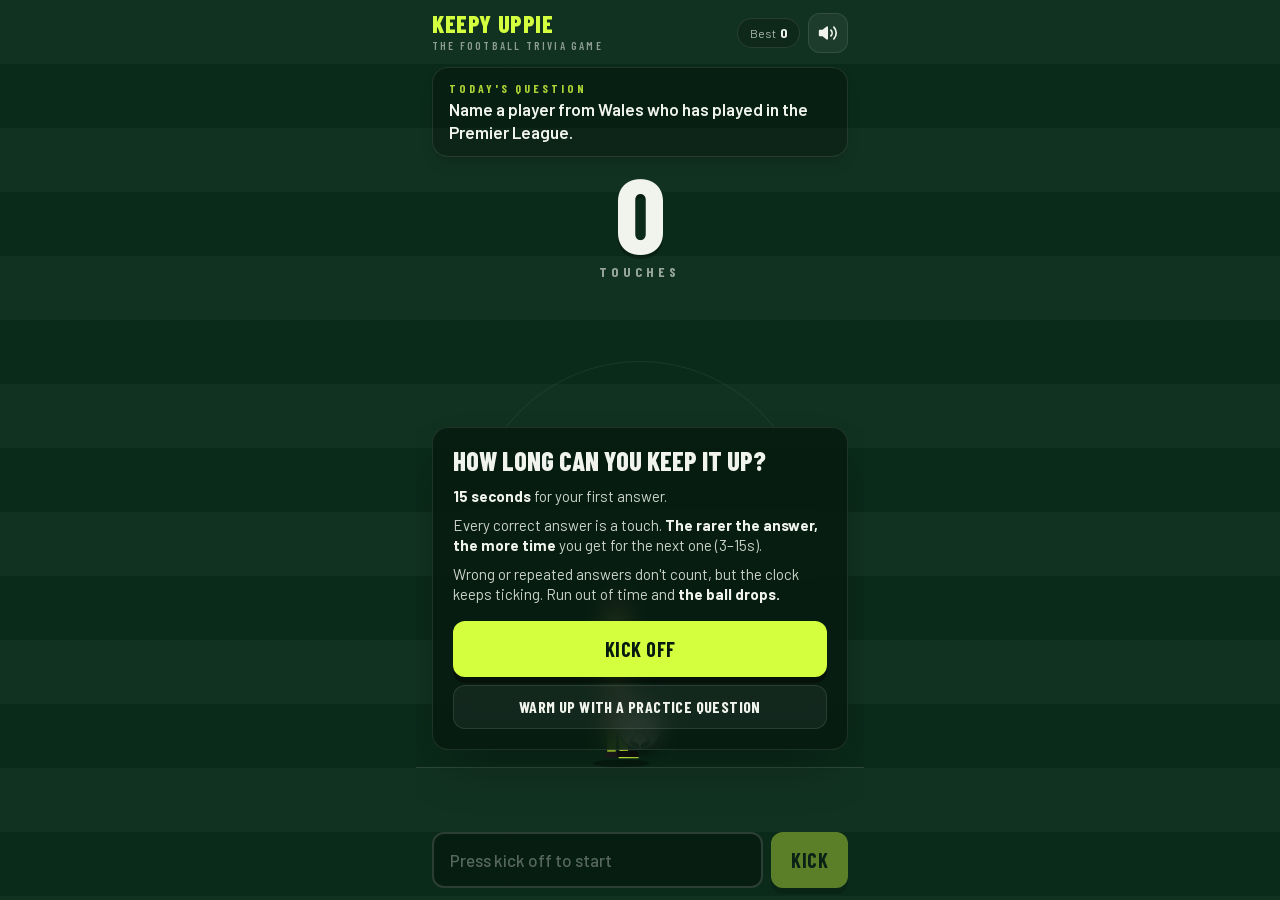
<file: index.html>
<!DOCTYPE html><html lang="en-IE" class="DwZUPW_variable Nv0GJa_variable h-full antialiased"><head><meta charSet="utf-8"/><meta name="viewport" content="width=device-width, initial-scale=1, interactive-widget=resizes-content"/><link rel="preload" href="/_next/static/media/066ba92c8fc1c222-s.p.3lj349bs9hfu1.woff2" as="font" crossorigin="" type="font/woff2"/><link rel="preload" href="/_next/static/media/26cfda139e115385-s.p.2oeto2j5aaelm.woff2" as="font" crossorigin="" type="font/woff2"/><link rel="preload" href="/_next/static/media/2da4f60ed3b00b11-s.p.0xxdg0o7uh536.woff2" as="font" crossorigin="" type="font/woff2"/><link rel="preload" href="/_next/static/media/5016fbdfc634340b-s.p.2lpos000q_nzo.woff2" as="font" crossorigin="" type="font/woff2"/><link rel="preload" href="/_next/static/media/8d472e246568d62d-s.p.22ggkaf3lyu8c.woff2" as="font" crossorigin="" type="font/woff2"/><link rel="preload" href="/_next/static/media/b5363c3b0545cfa1-s.p.0s4utfvp8prsy.woff2" as="font" crossorigin="" type="font/woff2"/><link rel="preload" href="/_next/static/media/c52d0a8a47055bb1-s.p.2p4adm_386h58.woff2" as="font" crossorigin="" type="font/woff2"/><link rel="stylesheet" href="/_next/static/chunks/1-4ue0l3blc9r.css" data-precedence="next"/><link rel="stylesheet" href="/_next/static/chunks/29xr3f5g98f06.css" data-precedence="next"/><link rel="preload" as="script" fetchPriority="low" href="/_next/static/chunks/0j1we3cwg31qe.js"/><script src="/_next/static/chunks/1cuyxw6v18rxx.js" async=""></script><script src="/_next/static/chunks/23e6jep2anmtk.js" async=""></script><script src="/_next/static/chunks/turbopack-077hmtqrhcoji.js" async=""></script><script src="/_next/static/chunks/3qfy96eoyh-ek.js" async=""></script><script src="/_next/static/chunks/1xjrtvetauvcf.js" async=""></script><script async="" src="https://www.googletagmanager.com/gtm.js?id=GTM-MK6FMWZ9"></script><meta name="theme-color" content="#0b2c1b"/><title>Keepy Uppie: the football trivia game</title><meta name="description" content="How long can you keep it up? A daily football trivia game: name correct answers before the ball drops. Rarer answers buy more time."/><meta property="og:title" content="Keepy Uppie: the football trivia game"/><meta property="og:description" content="How long can you keep it up?"/><meta property="og:url" content="https://keepyupp.ie"/><meta property="og:site_name" content="Keepy Uppie"/><meta property="og:image" content="https://keepyupp.ie/og.png"/><meta property="og:image:width" content="1200"/><meta property="og:image:height" content="630"/><meta property="og:image:alt" content="Keepy Uppie: the football trivia game"/><meta name="twitter:card" content="summary_large_image"/><meta name="twitter:title" content="Keepy Uppie: the football trivia game"/><meta name="twitter:description" content="How long can you keep it up?"/><meta name="twitter:image" content="https://keepyupp.ie/og.png"/><link rel="icon" href="/icon.svg?icon.07g7443lcfixs.svg" sizes="any" type="image/svg+xml"/><meta name="next-size-adjust" content=""/><script>window.dataLayer = window.dataLayer || [];
function gtag(){dataLayer.push(arguments);}
gtag('js', new Date());
dataLayer.push({'gtm.start': new Date().getTime(), event: 'gtm.js'});</script><script src="/_next/static/chunks/0cz1d0mv5g_q7.js" noModule=""></script></head><body class="kp-stripes min-h-full font-body text-chalk"><div hidden=""><!--$--><!--/$--></div><main class="mx-auto flex h-dvh w-full max-w-md flex-col items-center justify-center gap-4 px-4 text-center"><h1 class="font-display text-3xl font-extrabold tracking-wide text-volt">KEEPY UPPIE</h1><p class="text-sm text-chalk/50">Loading today&#x27;s question…</p></main><!--$--><!--/$--><script id="_R_">(globalThis["TURBOPACK"] || (globalThis["TURBOPACK"] = [])).push({"otherChunks":["static/chunks/0j1we3cwg31qe.js","static/chunks/1cuyxw6v18rxx.js","static/chunks/23e6jep2anmtk.js"],"runtimeModuleIds":[94553]});</script><script src="/_next/static/chunks/0j1we3cwg31qe.js" async=""></script><script>(self.__next_f=self.__next_f||[]).push([0])</script><script>self.__next_f.push([1,"1:\"$Sreact.fragment\"\n2:\"/_next/static/chunks/3qfy96eoyh-ek.js\"\n3:I[39756,[\"$2\"],\"default\"]\n4:I[37457,[\"$2\"],\"default\"]\n6:\"/_next/static/chunks/1xjrtvetauvcf.js\"\n7:I[99617,[\"$2\",\"$6\"],\"App\"]\n8:I[97367,[\"$2\"],\"OutletBoundary\"]\n9:\"$Sreact.suspense\"\nb:\"ViewportBoundary\"\nc:I[97367,[\"$2\"],\"$b\"]\ne:\"MetadataBoundary\"\nf:I[97367,[\"$2\"],\"$e\"]\n11:I[68027,[\"$2\"],\"default\",1]\n:HL[\"/_next/static/chunks/1-4ue0l3blc9r.css\",\"style\"]\n:HL[\"/_next/static/chunks/29xr3f5g98f06.css\",\"style\"]\n:HL[\"/_next/static/media/066ba92c8fc1c222-s.p.3lj349bs9hfu1.woff2\",\"font\",{\"crossOrigin\":\"\",\"type\":\"font/woff2\"}]\n:HL[\"/_next/static/media/26cfda139e115385-s.p.2oeto2j5aaelm.woff2\",\"font\",{\"crossOrigin\":\"\",\"type\":\"font/woff2\"}]\n:HL[\"/_next/static/media/2da4f60ed3b00b11-s.p.0xxdg0o7uh536.woff2\",\"font\",{\"crossOrigin\":\"\",\"type\":\"font/woff2\"}]\n:HL[\"/_next/static/media/5016fbdfc634340b-s.p.2lpos000q_nzo.woff2\",\"font\",{\"crossOrigin\":\"\",\"type\":\"font/woff2\"}]\n:HL[\"/_next/static/media/8d472e246568d62d-s.p.22ggkaf3lyu8c.woff2\",\"font\",{\"crossOrigin\":\"\",\"type\":\"font/woff2\"}]\n:HL[\"/_next/static/media/b5363c3b0545cfa1-s.p.0s4utfvp8prsy.woff2\",\"font\",{\"crossOrigin\":\"\",\"type\":\"font/woff2\"}]\n:HL[\"/_next/static/media/c52d0a8a47055bb1-s.p.2p4adm_386h58.woff2\",\"font\",{\"crossOrigin\":\"\",\"type\":\"font/woff2\"}]\n5:[[\"children\",{\"s\":\"__PAGE__\",\"h\":512,\"d\":{\"r\":[\"$\",\"$1\",\"c\",{\"children\":[[\"$\",\"$L7\",null,{\"fonts\":{\"display\":\"'Barlow Condensed', 'Barlow Condensed Fallback'\",\"body\":\"'Barlow', 'Barlow Fallback'\"}}],[[\"$\",\"script\",\"script-0\",{\"src\":\"/_next/static/chunks/1xjrtvetauvcf.js\",\"async\":true,\"nonce\":\"$undefined\"}]],[\"$\",\"$L8\",null,{\"children\":[\"$\",\"$9\",null,{\"name\":\"Next.MetadataOutlet\",\"children\":\"$@a\"}]}]]}],\"p\":false,\"v\":null}}]]\n0:{\"P\":null,\"c\":[\"\",\"\"],\"q\":\"\",\"i\":false,\"t\":{\"t\":{\"s\":\"\",\"h\":528,\"d\":{\"r\":[\"$\",\"$1\",\"c\",{\"children\":[[[\"$\",\"link\",\"0\",{\"rel\":\"stylesheet\",\"href\":\"/_next/static/chunks/1-4ue0l3blc9r.css\",\"precedence\":\"next\",\"crossOrigin\":\"$undefined\",\"nonce\":\"$undefined\"}],[\"$\",\"link\",\"1\",{\"rel\":\"stylesheet\",\"href\":\"/_next/static/chunks/29xr3f5g98f06.css\",\"precedence\":\"next\",\"crossOrigin\":\"$undefined\",\"nonce\":\"$undefined\"}],[\"$\",\"script\",\"script-0\",{\"src\":\"/_next/static/chunks/3qfy96eoyh-ek.js\",\"async\":true,\"nonce\":\"$undefined\"}]],[\"$\",\"html\",null,{\"lang\":\"en-IE\",\"className\":\"DwZUPW_variable Nv0GJa_variable h-full antialiased\",\"children\":[[\"$\",\"head\",null,{\"children\":[[\"$\",\"script\",null,{\"dangerouslySetInnerHTML\":{\"__html\":\"window.dataLayer = window.dataLayer || [];\\nfunction gtag(){dataLayer.push(arguments);}\\ngtag('js', new Date());\\ndataLayer.push({'gtm.start': new Date().getTime(), event: 'gtm.js'});\"}}],[\"$\",\"script\",null,{\"async\":true,\"src\":\"https://www.googletagmanager.com/gtm.js?id=GTM-MK6FMWZ9\"}]]}],[\"$\",\"body\",null,{\"className\":\"kp-stripes min-h-full font-body text-chalk\",\"children\":[\"$\",\"$L3\",null,{\"parallelRouterKey\":\"children\",\"error\":\"$undefined\",\"errorStyles\":\"$undefined\",\"errorScripts\":\"$undefined\",\"template\":[\"$\",\"$L4\",null,{}],\"templateStyles\":\"$undefined\",\"templateScripts\":\"$undefined\",\"notFound\":[[[\"$\",\"title\",null,{\"children\":\"404: This page could not be found.\"}],[\"$\",\"div\",null,{\"style\":{\"fontFamily\":\"system-ui,\\\"Segoe UI\\\",Roboto,Helvetica,Arial,sans-serif,\\\"Apple Color Emoji\\\",\\\"Segoe UI Emoji\\\"\",\"height\":\"100vh\",\"textAlign\":\"center\",\"display\":\"flex\",\"flexDirection\":\"column\",\"alignItems\":\"center\",\"justifyContent\":\"center\"},\"children\":[\"$\",\"div\",null,{\"children\":[[\"$\",\"style\",null,{\"dangerouslySetInnerHTML\":{\"__html\":\"body{color:#000;background:#fff;margin:0}.next-error-h1{border-right:1px solid rgba(0,0,0,.3)}@media (prefers-color-scheme:dark){body{color:#fff;background:#000}.next-error-h1{border-right:1px solid rgba(255,255,255,.3)}}\"}}],[\"$\",\"h1\",null,{\"className\":\"next-error-h1\",\"style\":{\"display\":\"inline-block\",\"margin\":\"0 20px 0 0\",\"padding\":\"0 23px 0 0\",\"fontSize\":24,\"fontWeight\":500,\"verticalAlign\":\"top\",\"lineHeight\":\"49px\"},\"children\":404}],[\"$\",\"div\",null,{\"style\":{\"display\":\"inline-block\"},\"children\":[\"$\",\"h2\",null,{\"style\":{\"fontSize\":14,\"fontWeight\":400,\"lineHeight\":\"49px\",\"margin\":0},\"children\":\"This page could not be found.\"}]}]]}]}]],[]],\"forbidden\":\"$undefined\",\"unauthorized\":\"$undefined\"}]}]]}]]}],\"p\":false,\"v\":null},\"c\":\"$Q5\"},\"h\":{\"r\":[\"$\",\"$1\",\"h\",{\"children\":[null,[\"$\",\"$Lc\",null,{\"children\":\"$Ld\"}],[\"$\",\"$Lf\",null,{\"children\":[[\"$\",\"div\",null,{\"hidden\":true,\"children\":[\"$\",\"$9\",null,{\"name\":\"Next.Metadata\",\"children\":\"$L10\"}]}],null]}],[\"$\",\"meta\",null,{\"name\":\"next-size-adjust\",\"content\":\"\"}]]}],\"p\":false,\"v\":null}},\"m\":\"$undefined\",\"G\":[\"$11\",[[\"$\",\"link\",\"0\",{\"rel\":\"stylesheet\",\"href\":\"/_next/static/chunks/1-4ue0l3blc9r.css\",\"precedence\":\"next\",\"crossOrigin\":\"$undefined\",\"nonce\":\"$undefined\"}],[\"$\",\"link\",\"1\",{\"rel\":\"stylesheet\",\"href\":\"/_next/static/chunks/29xr3f5g98f06.css\",\"precedence\":\"next\",\"crossOrigin\":\"$undefined\",\"nonce\":\"$undefined\"}]]],\"S\":true,\"r\":\"$undefined\",\"s\":\"$undefined\",\"a\":\"$undefined\",\"l\":\"$undefined\",\"p\":\"$undefined\",\"d\":\"$undefined\",\"b\":\"Crd2TmiL-CjLIdJ34TrHi\"}\nd:[[\"$\",\"meta\",\"0\",{\"charSet\":\"utf-8\"}],[\"$\",\"meta\",\"1\",{\"name\":\"viewport\",\"content\":\"width=device-width, initial-scale=1, interactive-widget=resizes-content\"}],[\"$\",\"meta\",\"2\",{\"name\":\"theme-color\",\"content\":\"#0b2c1b\"}]]\n12:I[27201,[\"$2\"],\"IconMark\"]\na:null\n10:[[\"$\",\"title\",\"0\",{\"children\":\"Keepy Uppie: the football trivia game\"}],[\"$\",\"meta\",\"1\",{\"name\":\"description\",\"content\":\"How long can you keep it up? A daily football trivia game: name correct answers before the ball drops. Rarer answers buy more time.\"}],[\"$\",\"meta\",\"2\",{\"property\":\"og:title\",\"content\":\"Keepy Uppie: the football trivia game\"}],[\"$\",\"meta\",\"3\",{\"property\":\"og:description\",\"content\":\"How long can you keep it up?\"}],[\"$\",\"meta\",\"4\",{\"property\":\"og:url\",\"content\":\"https://keepyupp.ie\"}],[\"$\",\"meta\",\"5\",{\"property\":\"og:site_name\",\"content\":\"Keepy Uppie\"}],[\"$\",\"meta\",\"6\",{\"property\":\"og:image\",\"content\":\"https://keepyupp.ie/og.png\"}],[\"$\",\"meta\",\"7\",{\"property\":\"og:image:width\",\"content\":\"1200\"}],[\"$\",\"meta\",\"8\",{\"property\":\"og:image:height\",\"content\":\"630\"}],[\"$\",\"meta\",\"9\",{\"property\":\"og:image:alt\",\"content\":\"Keepy Uppie: the football trivia game\"}],[\"$\",\"meta\",\"10\",{\"name\":\"twitter:card\",\"content\":\"summary_large_image\"}],[\"$\",\"meta\",\"11\",{\"name\":\"twitter:title\",\"content\":\"Keepy Uppie: the football trivia game\"}],[\"$\",\"meta\",\"12\",{\"name\":\"twitter:description\",\"content\":\"How long can you keep it up?\"}],[\"$\",\"meta\",\"13\",{\"name\":\"twitter:image\",\"content\":\"https://keepyupp.ie/og.png\"}],[\"$\",\"link\",\"14\",{\"rel\":\"icon\",\"href\":\"/icon.svg?icon.07g7443lcfixs.svg\",\"sizes\":\"any\",\"type\":\"image/svg+xml\"}],[\"$\",\"$L12\",\"15\",{}]]\n"])</script></body></html>
</file>
<file: _next/static/chunks/1-4ue0l3blc9r.css>
@font-face{font-family:Barlow Condensed;font-style:normal;font-weight:600;font-display:swap;src:url(../media/39bdd36e1450d69d-s.38t85nkp60tez.woff2)format("woff2");unicode-range:U+102-103,U+110-111,U+128-129,U+168-169,U+1A0-1A1,U+1AF-1B0,U+300-301,U+303-304,U+308-309,U+323,U+329,U+1EA0-1EF9,U+20AB}@font-face{font-family:Barlow Condensed;font-style:normal;font-weight:600;font-display:swap;src:url(../media/f88683b112f86fce-s.2omtmoo94goav.woff2)format("woff2");unicode-range:U+100-2BA,U+2BD-2C5,U+2C7-2CC,U+2CE-2D7,U+2DD-2FF,U+304,U+308,U+329,U+1D00-1DBF,U+1E00-1E9F,U+1EF2-1EFF,U+2020,U+20A0-20AB,U+20AD-20C4,U+2113,U+2C60-2C7F,U+A720-A7FF}@font-face{font-family:Barlow Condensed;font-style:normal;font-weight:600;font-display:swap;src:url(../media/066ba92c8fc1c222-s.p.3lj349bs9hfu1.woff2)format("woff2");unicode-range:U+??,U+131,U+152-153,U+2BB-2BC,U+2C6,U+2DA,U+2DC,U+304,U+308,U+329,U+2000-206F,U+20AC,U+2122,U+2191,U+2193,U+2212,U+2215,U+FEFF,U+FFFD}@font-face{font-family:Barlow Condensed;font-style:normal;font-weight:700;font-display:swap;src:url(../media/31d568f801a64fa3-s.2dbbbbabmw4n4.woff2)format("woff2");unicode-range:U+102-103,U+110-111,U+128-129,U+168-169,U+1A0-1A1,U+1AF-1B0,U+300-301,U+303-304,U+308-309,U+323,U+329,U+1EA0-1EF9,U+20AB}@font-face{font-family:Barlow Condensed;font-style:normal;font-weight:700;font-display:swap;src:url(../media/c0a0872b54d5f580-s.1oqo1buse5xew.woff2)format("woff2");unicode-range:U+100-2BA,U+2BD-2C5,U+2C7-2CC,U+2CE-2D7,U+2DD-2FF,U+304,U+308,U+329,U+1D00-1DBF,U+1E00-1E9F,U+1EF2-1EFF,U+2020,U+20A0-20AB,U+20AD-20C4,U+2113,U+2C60-2C7F,U+A720-A7FF}@font-face{font-family:Barlow Condensed;font-style:normal;font-weight:700;font-display:swap;src:url(../media/2da4f60ed3b00b11-s.p.0xxdg0o7uh536.woff2)format("woff2");unicode-range:U+??,U+131,U+152-153,U+2BB-2BC,U+2C6,U+2DA,U+2DC,U+304,U+308,U+329,U+2000-206F,U+20AC,U+2122,U+2191,U+2193,U+2212,U+2215,U+FEFF,U+FFFD}@font-face{font-family:Barlow Condensed;font-style:normal;font-weight:800;font-display:swap;src:url(../media/3653761fae724bb1-s.0i8had3keju7i.woff2)format("woff2");unicode-range:U+102-103,U+110-111,U+128-129,U+168-169,U+1A0-1A1,U+1AF-1B0,U+300-301,U+303-304,U+308-309,U+323,U+329,U+1EA0-1EF9,U+20AB}@font-face{font-family:Barlow Condensed;font-style:normal;font-weight:800;font-display:swap;src:url(../media/7fe56aac9cb73d5c-s.24oj26lcm6-u8.woff2)format("woff2");unicode-range:U+100-2BA,U+2BD-2C5,U+2C7-2CC,U+2CE-2D7,U+2DD-2FF,U+304,U+308,U+329,U+1D00-1DBF,U+1E00-1E9F,U+1EF2-1EFF,U+2020,U+20A0-20AB,U+20AD-20C4,U+2113,U+2C60-2C7F,U+A720-A7FF}@font-face{font-family:Barlow Condensed;font-style:normal;font-weight:800;font-display:swap;src:url(../media/26cfda139e115385-s.p.2oeto2j5aaelm.woff2)format("woff2");unicode-range:U+??,U+131,U+152-153,U+2BB-2BC,U+2C6,U+2DA,U+2DC,U+304,U+308,U+329,U+2000-206F,U+20AC,U+2122,U+2191,U+2193,U+2212,U+2215,U+FEFF,U+FFFD}@font-face{font-family:Barlow Condensed Fallback;src:local(Arial);ascent-override:130.73%;descent-override:26.15%;line-gap-override:0.0%;size-adjust:76.49%}.DwZUPW_className{font-family:Barlow Condensed,Barlow Condensed Fallback;font-style:normal}.DwZUPW_variable{--font-barlow-condensed:"Barlow Condensed", "Barlow Condensed Fallback"}
@font-face{font-family:Barlow;font-style:normal;font-weight:400;font-display:swap;src:url(../media/0a8efbe73793fcdf-s.3_otmf38u2y4x.woff2)format("woff2");unicode-range:U+102-103,U+110-111,U+128-129,U+168-169,U+1A0-1A1,U+1AF-1B0,U+300-301,U+303-304,U+308-309,U+323,U+329,U+1EA0-1EF9,U+20AB}@font-face{font-family:Barlow;font-style:normal;font-weight:400;font-display:swap;src:url(../media/be73ba277ecdcba3-s.00hyb-x0mjr9g.woff2)format("woff2");unicode-range:U+100-2BA,U+2BD-2C5,U+2C7-2CC,U+2CE-2D7,U+2DD-2FF,U+304,U+308,U+329,U+1D00-1DBF,U+1E00-1E9F,U+1EF2-1EFF,U+2020,U+20A0-20AB,U+20AD-20C4,U+2113,U+2C60-2C7F,U+A720-A7FF}@font-face{font-family:Barlow;font-style:normal;font-weight:400;font-display:swap;src:url(../media/c52d0a8a47055bb1-s.p.2p4adm_386h58.woff2)format("woff2");unicode-range:U+??,U+131,U+152-153,U+2BB-2BC,U+2C6,U+2DA,U+2DC,U+304,U+308,U+329,U+2000-206F,U+20AC,U+2122,U+2191,U+2193,U+2212,U+2215,U+FEFF,U+FFFD}@font-face{font-family:Barlow;font-style:normal;font-weight:500;font-display:swap;src:url(../media/32e2c39004b5fbd8-s.1x39li9dshdhc.woff2)format("woff2");unicode-range:U+102-103,U+110-111,U+128-129,U+168-169,U+1A0-1A1,U+1AF-1B0,U+300-301,U+303-304,U+308-309,U+323,U+329,U+1EA0-1EF9,U+20AB}@font-face{font-family:Barlow;font-style:normal;font-weight:500;font-display:swap;src:url(../media/bc9aeb10d4e2aad9-s.1qsgyx-tuq4mu.woff2)format("woff2");unicode-range:U+100-2BA,U+2BD-2C5,U+2C7-2CC,U+2CE-2D7,U+2DD-2FF,U+304,U+308,U+329,U+1D00-1DBF,U+1E00-1E9F,U+1EF2-1EFF,U+2020,U+20A0-20AB,U+20AD-20C4,U+2113,U+2C60-2C7F,U+A720-A7FF}@font-face{font-family:Barlow;font-style:normal;font-weight:500;font-display:swap;src:url(../media/b5363c3b0545cfa1-s.p.0s4utfvp8prsy.woff2)format("woff2");unicode-range:U+??,U+131,U+152-153,U+2BB-2BC,U+2C6,U+2DA,U+2DC,U+304,U+308,U+329,U+2000-206F,U+20AC,U+2122,U+2191,U+2193,U+2212,U+2215,U+FEFF,U+FFFD}@font-face{font-family:Barlow;font-style:normal;font-weight:600;font-display:swap;src:url(../media/10dc39481d8b0f5c-s.3f7g1nki62hoj.woff2)format("woff2");unicode-range:U+102-103,U+110-111,U+128-129,U+168-169,U+1A0-1A1,U+1AF-1B0,U+300-301,U+303-304,U+308-309,U+323,U+329,U+1EA0-1EF9,U+20AB}@font-face{font-family:Barlow;font-style:normal;font-weight:600;font-display:swap;src:url(../media/31dd1d13888dfd30-s.3sup9rdq9grs5.woff2)format("woff2");unicode-range:U+100-2BA,U+2BD-2C5,U+2C7-2CC,U+2CE-2D7,U+2DD-2FF,U+304,U+308,U+329,U+1D00-1DBF,U+1E00-1E9F,U+1EF2-1EFF,U+2020,U+20A0-20AB,U+20AD-20C4,U+2113,U+2C60-2C7F,U+A720-A7FF}@font-face{font-family:Barlow;font-style:normal;font-weight:600;font-display:swap;src:url(../media/8d472e246568d62d-s.p.22ggkaf3lyu8c.woff2)format("woff2");unicode-range:U+??,U+131,U+152-153,U+2BB-2BC,U+2C6,U+2DA,U+2DC,U+304,U+308,U+329,U+2000-206F,U+20AC,U+2122,U+2191,U+2193,U+2212,U+2215,U+FEFF,U+FFFD}@font-face{font-family:Barlow;font-style:normal;font-weight:700;font-display:swap;src:url(../media/65cd4c6cc3039b94-s.22gtx64q2ss2-.woff2)format("woff2");unicode-range:U+102-103,U+110-111,U+128-129,U+168-169,U+1A0-1A1,U+1AF-1B0,U+300-301,U+303-304,U+308-309,U+323,U+329,U+1EA0-1EF9,U+20AB}@font-face{font-family:Barlow;font-style:normal;font-weight:700;font-display:swap;src:url(../media/a351e9f47a978e9b-s.3os00td4x4cmq.woff2)format("woff2");unicode-range:U+100-2BA,U+2BD-2C5,U+2C7-2CC,U+2CE-2D7,U+2DD-2FF,U+304,U+308,U+329,U+1D00-1DBF,U+1E00-1E9F,U+1EF2-1EFF,U+2020,U+20A0-20AB,U+20AD-20C4,U+2113,U+2C60-2C7F,U+A720-A7FF}@font-face{font-family:Barlow;font-style:normal;font-weight:700;font-display:swap;src:url(../media/5016fbdfc634340b-s.p.2lpos000q_nzo.woff2)format("woff2");unicode-range:U+??,U+131,U+152-153,U+2BB-2BC,U+2C6,U+2DA,U+2DC,U+304,U+308,U+329,U+2000-206F,U+20AC,U+2122,U+2191,U+2193,U+2212,U+2215,U+FEFF,U+FFFD}@font-face{font-family:Barlow Fallback;src:local(Arial);ascent-override:103.43%;descent-override:20.69%;line-gap-override:0.0%;size-adjust:96.68%}.Nv0GJa_className{font-family:Barlow,Barlow Fallback;font-style:normal}.Nv0GJa_variable{--font-barlow:"Barlow", "Barlow Fallback"}
</file>
<file: _next/static/chunks/29xr3f5g98f06.css>
@layer properties{@supports (((-webkit-hyphens:none)) and (not (margin-trim:block))) or ((-moz-orient:inline) and (not (color:rgb(from red r g b)))){*,:before,:after,::backdrop{--tw-translate-x:0;--tw-translate-y:0;--tw-translate-z:0;--tw-scale-x:1;--tw-scale-y:1;--tw-scale-z:1;--tw-rotate-x:initial;--tw-rotate-y:initial;--tw-rotate-z:initial;--tw-skew-x:initial;--tw-skew-y:initial;--tw-pan-x:initial;--tw-pan-y:initial;--tw-pinch-zoom:initial;--tw-space-y-reverse:0;--tw-space-x-reverse:0;--tw-divide-x-reverse:0;--tw-border-style:solid;--tw-divide-y-reverse:0;--tw-leading:initial;--tw-font-weight:initial;--tw-tracking:initial;--tw-ordinal:initial;--tw-slashed-zero:initial;--tw-numeric-figure:initial;--tw-numeric-spacing:initial;--tw-numeric-fraction:initial;--tw-shadow:0 0 #0000;--tw-shadow-color:initial;--tw-shadow-alpha:100%;--tw-inset-shadow:0 0 #0000;--tw-inset-shadow-color:initial;--tw-inset-shadow-alpha:100%;--tw-ring-color:initial;--tw-ring-shadow:0 0 #0000;--tw-inset-ring-color:initial;--tw-inset-ring-shadow:0 0 #0000;--tw-ring-inset:initial;--tw-ring-offset-width:0px;--tw-ring-offset-color:#fff;--tw-ring-offset-shadow:0 0 #0000;--tw-outline-style:solid;--tw-blur:initial;--tw-brightness:initial;--tw-contrast:initial;--tw-grayscale:initial;--tw-hue-rotate:initial;--tw-invert:initial;--tw-opacity:initial;--tw-saturate:initial;--tw-sepia:initial;--tw-drop-shadow:initial;--tw-drop-shadow-color:initial;--tw-drop-shadow-alpha:100%;--tw-drop-shadow-size:initial;--tw-backdrop-blur:initial;--tw-backdrop-brightness:initial;--tw-backdrop-contrast:initial;--tw-backdrop-grayscale:initial;--tw-backdrop-hue-rotate:initial;--tw-backdrop-invert:initial;--tw-backdrop-opacity:initial;--tw-backdrop-saturate:initial;--tw-backdrop-sepia:initial}}}@layer theme{:root,:host{--font-sans:-apple-system, BlinkMacSystemFont, "Segoe UI", Roboto, "Helvetica Neue", "Noto Sans", Arial, sans-serif, "Apple Color Emoji", "Segoe UI Emoji", "Segoe UI Symbol", "Noto Color Emoji";--font-mono:ui-monospace, SFMono-Regular, Menlo, Monaco, Consolas, "Liberation Mono", "Courier New", monospace;--color-black:#000;--color-white:#fff;--spacing:.25rem;--container-md:28rem;--text-xs:.75rem;--text-xs--line-height:calc(1 / .75);--text-sm:.875rem;--text-sm--line-height:calc(1.25 / .875);--text-base:1rem;--text-base--line-height:calc(1.5 / 1);--text-lg:1.125rem;--text-lg--line-height:calc(1.75 / 1.125);--text-xl:1.25rem;--text-xl--line-height:calc(1.75 / 1.25);--text-2xl:1.5rem;--text-2xl--line-height:calc(2 / 1.5);--text-3xl:1.875rem;--text-3xl--line-height:calc(2.25 / 1.875);--text-7xl:4.5rem;--text-7xl--line-height:1;--font-weight-medium:500;--font-weight-semibold:600;--font-weight-bold:700;--font-weight-extrabold:800;--tracking-normal:0em;--tracking-wide:.025em;--leading-tight:1.25;--leading-snug:1.375;--radius-xl:.75rem;--radius-2xl:1rem;--blur-sm:8px;--blur-md:12px;--default-transition-duration:.15s;--default-transition-timing-function:cubic-bezier(.4, 0, .2, 1);--default-font-family:var(--font-sans);--default-mono-font-family:var(--font-mono);--color-pitch-900:#0b2c1b;--color-pitch-950:#061a10;--color-chalk:#f0f4ec;--color-volt:#d4ff3f;--color-amber:#ffb547;--color-flare:#ff5a4e;--color-band-common:#7ee0a1;--color-band-medium:#4fd6d0;--color-band-rare:#6cb8ff;--color-band-veryrare:#b99bff;--color-band-unique:#ffd23f;--font-display:var(--font-barlow-condensed), "Arial Narrow", sans-serif;--font-body:var(--font-barlow), system-ui, sans-serif}}@layer base{*,:after,:before,::backdrop{box-sizing:border-box;border:0 solid;margin:0;padding:0}::file-selector-button{box-sizing:border-box;border:0 solid;margin:0;padding:0}html,:host{-webkit-text-size-adjust:100%;tab-size:4;line-height:1.5;font-family:var(--default-font-family,-apple-system, BlinkMacSystemFont, "Segoe UI", Roboto, "Helvetica Neue", "Noto Sans", Arial, sans-serif, "Apple Color Emoji", "Segoe UI Emoji", "Segoe UI Symbol", "Noto Color Emoji");font-feature-settings:var(--default-font-feature-settings,normal);font-variation-settings:var(--default-font-variation-settings,normal);-webkit-tap-highlight-color:transparent}hr{height:0;color:inherit;border-top-width:1px}abbr:where([title]){-webkit-text-decoration:underline dotted;text-decoration:underline dotted}h1,h2,h3,h4,h5,h6{font-size:inherit;font-weight:inherit}a{color:inherit;-webkit-text-decoration:inherit;-webkit-text-decoration:inherit;-webkit-text-decoration:inherit;-webkit-text-decoration:inherit;text-decoration:inherit}b,strong{font-weight:bolder}code,kbd,samp,pre{font-family:var(--default-mono-font-family,ui-monospace, SFMono-Regular, Menlo, Monaco, Consolas, "Liberation Mono", "Courier New", monospace);font-feature-settings:var(--default-mono-font-feature-settings,normal);font-variation-settings:var(--default-mono-font-variation-settings,normal);font-size:1em}small{font-size:80%}sub,sup{vertical-align:baseline;font-size:75%;line-height:0;position:relative}sub{bottom:-.25em}sup{top:-.5em}table{text-indent:0;border-color:inherit;border-collapse:collapse}:-moz-focusring:where(:not(iframe)){outline:auto}progress{vertical-align:baseline}summary{display:list-item}ol,ul,menu{list-style:none}img,svg,video,canvas,audio,iframe,embed,object{vertical-align:middle;display:block}img,video{max-width:100%;height:auto}button,input,select,optgroup,textarea{font:inherit;font-feature-settings:inherit;font-variation-settings:inherit;letter-spacing:inherit;color:inherit;opacity:1;background-color:#0000;border-radius:0}::file-selector-button{font:inherit;font-feature-settings:inherit;font-variation-settings:inherit;letter-spacing:inherit;color:inherit;opacity:1;background-color:#0000;border-radius:0}:where(select:is([multiple],[size])) optgroup{font-weight:bolder}:where(select:is([multiple],[size])) optgroup option{padding-inline-start:20px}::file-selector-button{margin-inline-end:4px}::placeholder{opacity:1}@supports (not ((-webkit-appearance:-apple-pay-button))) or (contain-intrinsic-size:1px){::placeholder{color:currentColor}@supports (color:color-mix(in lab, red, red)){::placeholder{color:color-mix(in oklab, currentcolor 50%, transparent)}}}textarea{resize:vertical}::-webkit-search-decoration{-webkit-appearance:none}::-webkit-date-and-time-value{min-height:1lh;text-align:inherit}::-webkit-datetime-edit{display:inline-flex}::-webkit-datetime-edit-fields-wrapper{padding:0}::-webkit-datetime-edit{padding-block:0}::-webkit-datetime-edit-year-field{padding-block:0}::-webkit-datetime-edit-month-field{padding-block:0}::-webkit-datetime-edit-day-field{padding-block:0}::-webkit-datetime-edit-hour-field{padding-block:0}::-webkit-datetime-edit-minute-field{padding-block:0}::-webkit-datetime-edit-second-field{padding-block:0}::-webkit-datetime-edit-millisecond-field{padding-block:0}::-webkit-datetime-edit-meridiem-field{padding-block:0}::-webkit-calendar-picker-indicator{line-height:1}:-moz-ui-invalid{box-shadow:none}button,input:where([type=button],[type=reset],[type=submit]){appearance:button}::file-selector-button{appearance:button}::-webkit-inner-spin-button{height:auto}::-webkit-outer-spin-button{height:auto}[hidden]:where(:not([hidden=until-found])){display:none!important}}@layer components;@layer utilities{.\@container{container-type:inline-size}.pointer-events-none{pointer-events:none}.collapse{visibility:collapse}.invisible{visibility:hidden}.visible{visibility:visible}.sr-only{clip-path:inset(50%);white-space:nowrap;border-width:0;width:1px;height:1px;margin:-1px;padding:0;position:absolute;overflow:hidden}.not-sr-only{clip-path:none;white-space:normal;width:auto;height:auto;margin:0;padding:0;position:static;overflow:visible}.absolute{position:absolute}.fixed{position:fixed}.relative{position:relative}.static{position:static}.sticky{position:sticky}.inset-0{inset:0}.inset-x-0{inset-inline:0}.inset-x-4{inset-inline:calc(var(--spacing) * 4)}.top-1\/2{top:50%}.top-3{top:calc(var(--spacing) * 3)}.bottom-0{bottom:0}.bottom-\[150px\]{bottom:150px}.left-1\/2{left:50%}.isolate{isolation:isolate}.isolation-auto{isolation:auto}.z-10{z-index:10}.z-20{z-index:20}.z-30{z-index:30}.container{width:100%}@media (min-width:40rem){.container{max-width:40rem}}@media (min-width:48rem){.container{max-width:48rem}}@media (min-width:64rem){.container{max-width:64rem}}@media (min-width:80rem){.container{max-width:80rem}}@media (min-width:96rem){.container{max-width:96rem}}.mx-auto{margin-inline:auto}.mt-0\.5{margin-top:calc(var(--spacing) * .5)}.mt-1{margin-top:var(--spacing)}.mt-2{margin-top:calc(var(--spacing) * 2)}.mt-3{margin-top:calc(var(--spacing) * 3)}.mt-4{margin-top:calc(var(--spacing) * 4)}.mt-\[3\%\]{margin-top:3%}.mb-1{margin-bottom:var(--spacing)}.mb-2{margin-bottom:calc(var(--spacing) * 2)}.mb-3{margin-bottom:calc(var(--spacing) * 3)}.ml-0\.5{margin-left:calc(var(--spacing) * .5)}.ml-1\.5{margin-left:calc(var(--spacing) * 1.5)}.block{display:block}.contents{display:contents}.flex{display:flex}.flow-root{display:flow-root}.grid{display:grid}.hidden{display:none}.inline{display:inline}.inline-block{display:inline-block}.inline-flex{display:inline-flex}.inline-grid{display:inline-grid}.inline-table{display:inline-table}.list-item{display:list-item}.table{display:table}.table-caption{display:table-caption}.table-cell{display:table-cell}.table-column{display:table-column}.table-column-group{display:table-column-group}.table-footer-group{display:table-footer-group}.table-header-group{display:table-header-group}.table-row{display:table-row}.table-row-group{display:table-row-group}.aspect-square{aspect-ratio:1}.h-1\.5{height:calc(var(--spacing) * 1.5)}.h-2{height:calc(var(--spacing) * 2)}.h-2\.5{height:calc(var(--spacing) * 2.5)}.h-4{height:calc(var(--spacing) * 4)}.h-5{height:calc(var(--spacing) * 5)}.h-6{height:calc(var(--spacing) * 6)}.h-8{height:calc(var(--spacing) * 8)}.h-10{height:calc(var(--spacing) * 10)}.h-11{height:calc(var(--spacing) * 11)}.h-14{height:calc(var(--spacing) * 14)}.h-15{height:calc(var(--spacing) * 15)}.h-20{height:calc(var(--spacing) * 20)}.h-\[min\(80vw\,340px\)\]{height:min(80vw,340px)}.h-dvh{height:100dvh}.h-full{height:100%}.h-px{height:1px}.min-h-0{min-height:0}.min-h-full{min-height:100%}.w-1\.5{width:calc(var(--spacing) * 1.5)}.w-2{width:calc(var(--spacing) * 2)}.w-2\.5{width:calc(var(--spacing) * 2.5)}.w-4{width:calc(var(--spacing) * 4)}.w-5{width:calc(var(--spacing) * 5)}.w-10{width:calc(var(--spacing) * 10)}.w-\[min\(80vw\,340px\)\]{width:min(80vw,340px)}.w-auto{width:auto}.w-full{width:100%}.max-w-\[85\%\]{max-width:85%}.max-w-md{max-width:var(--container-md)}.min-w-0{min-width:0}.flex-1{flex:1}.shrink{flex-shrink:1}.shrink-0{flex-shrink:0}.grow{flex-grow:1}.border-collapse{border-collapse:collapse}.origin-bottom{transform-origin:bottom}.-translate-x-1\/2{--tw-translate-x:calc(calc(1 / 2 * 100%) * -1);translate:var(--tw-translate-x) var(--tw-translate-y)}.-translate-y-\[30\%\]{--tw-translate-y:calc(30% * -1);translate:var(--tw-translate-x) var(--tw-translate-y)}.translate-none{translate:none}.scale-3d{scale:var(--tw-scale-x) var(--tw-scale-y) var(--tw-scale-z)}.-rotate-90{rotate:-90deg}.transform{transform:var(--tw-rotate-x, ) var(--tw-rotate-y, ) var(--tw-rotate-z, ) var(--tw-skew-x, ) var(--tw-skew-y, )}.touch-pinch-zoom{--tw-pinch-zoom:pinch-zoom;touch-action:var(--tw-pan-x, ) var(--tw-pan-y, ) var(--tw-pinch-zoom, )}.resize{resize:both}.grid-cols-2{grid-template-columns:repeat(2,minmax(0,1fr))}.grid-cols-4{grid-template-columns:repeat(4,minmax(0,1fr))}.flex-col{flex-direction:column}.flex-wrap{flex-wrap:wrap}.items-baseline{align-items:baseline}.items-center{align-items:center}.items-end{align-items:flex-end}.justify-between{justify-content:space-between}.justify-center{justify-content:center}.gap-1\.5{gap:calc(var(--spacing) * 1.5)}.gap-2{gap:calc(var(--spacing) * 2)}.gap-3{gap:calc(var(--spacing) * 3)}.gap-4{gap:calc(var(--spacing) * 4)}.gap-5{gap:calc(var(--spacing) * 5)}:where(.space-y-2>:not(:last-child)){--tw-space-y-reverse:0;margin-block-start:calc(calc(var(--spacing) * 2) * var(--tw-space-y-reverse));margin-block-end:calc(calc(var(--spacing) * 2) * calc(1 - var(--tw-space-y-reverse)))}:where(.space-y-reverse>:not(:last-child)){--tw-space-y-reverse:1}:where(.space-x-reverse>:not(:last-child)){--tw-space-x-reverse:1}:where(.divide-x>:not(:last-child)){--tw-divide-x-reverse:0;border-inline-style:var(--tw-border-style);border-inline-start-width:calc(1px * var(--tw-divide-x-reverse));border-inline-end-width:calc(1px * calc(1 - var(--tw-divide-x-reverse)))}:where(.divide-y>:not(:last-child)){--tw-divide-y-reverse:0;border-bottom-style:var(--tw-border-style);border-top-style:var(--tw-border-style);border-top-width:calc(1px * var(--tw-divide-y-reverse));border-bottom-width:calc(1px * calc(1 - var(--tw-divide-y-reverse)))}:where(.divide-y-reverse>:not(:last-child)){--tw-divide-y-reverse:1}:where(.divide-white\/5>:not(:last-child)){border-color:#ffffff0d}@supports (color:color-mix(in lab, red, red)){:where(.divide-white\/5>:not(:last-child)){border-color:color-mix(in oklab, var(--color-white) 5%, transparent)}}.truncate{text-overflow:ellipsis;white-space:nowrap;overflow:hidden}.overflow-hidden{overflow:hidden}.overflow-x-auto{overflow-x:auto}.overflow-y-auto{overflow-y:auto}.rounded{border-radius:.25rem}.rounded-2xl{border-radius:var(--radius-2xl)}.rounded-full{border-radius:2147483647px}.rounded-xl{border-radius:var(--radius-xl)}.rounded-s{border-start-start-radius:.25rem;border-end-start-radius:.25rem}.rounded-ss{border-start-start-radius:.25rem}.rounded-e{border-start-end-radius:.25rem;border-end-end-radius:.25rem}.rounded-se{border-start-end-radius:.25rem}.rounded-ee{border-end-end-radius:.25rem}.rounded-es{border-end-start-radius:.25rem}.rounded-t{border-top-left-radius:.25rem;border-top-right-radius:.25rem}.rounded-l{border-top-left-radius:.25rem;border-bottom-left-radius:.25rem}.rounded-tl{border-top-left-radius:.25rem}.rounded-r{border-top-right-radius:.25rem;border-bottom-right-radius:.25rem}.rounded-tr{border-top-right-radius:.25rem}.rounded-b{border-bottom-right-radius:.25rem;border-bottom-left-radius:.25rem}.rounded-br{border-bottom-right-radius:.25rem}.rounded-bl{border-bottom-left-radius:.25rem}.border{border-style:var(--tw-border-style);border-width:1px}.border-2{border-style:var(--tw-border-style);border-width:2px}.border-x{border-inline-style:var(--tw-border-style);border-inline-width:1px}.border-y{border-block-style:var(--tw-border-style);border-block-width:1px}.border-s{border-inline-start-style:var(--tw-border-style);border-inline-start-width:1px}.border-e{border-inline-end-style:var(--tw-border-style);border-inline-end-width:1px}.border-bs{border-block-start-style:var(--tw-border-style);border-block-start-width:1px}.border-be{border-block-end-style:var(--tw-border-style);border-block-end-width:1px}.border-t{border-top-style:var(--tw-border-style);border-top-width:1px}.border-r{border-right-style:var(--tw-border-style);border-right-width:1px}.border-b{border-bottom-style:var(--tw-border-style);border-bottom-width:1px}.border-l{border-left-style:var(--tw-border-style);border-left-width:1px}.border-chalk\/\[0\.07\]{border-color:#f0f4ec12}@supports (color:color-mix(in lab, red, red)){.border-chalk\/\[0\.07\]{border-color:color-mix(in oklab, var(--color-chalk) 7.0%, transparent)}}.border-white\/10{border-color:#ffffff1a}@supports (color:color-mix(in lab, red, red)){.border-white\/10{border-color:color-mix(in oklab, var(--color-white) 10%, transparent)}}.border-white\/15{border-color:#ffffff26}@supports (color:color-mix(in lab, red, red)){.border-white\/15{border-color:color-mix(in oklab, var(--color-white) 15%, transparent)}}.bg-band-common{background-color:var(--color-band-common)}.bg-band-medium{background-color:var(--color-band-medium)}.bg-band-rare{background-color:var(--color-band-rare)}.bg-band-unique{background-color:var(--color-band-unique)}.bg-band-veryrare{background-color:var(--color-band-veryrare)}.bg-black\/20{background-color:#0003}@supports (color:color-mix(in lab, red, red)){.bg-black\/20{background-color:color-mix(in oklab, var(--color-black) 20%, transparent)}}.bg-black\/25{background-color:#00000040}@supports (color:color-mix(in lab, red, red)){.bg-black\/25{background-color:color-mix(in oklab, var(--color-black) 25%, transparent)}}.bg-black\/30{background-color:#0000004d}@supports (color:color-mix(in lab, red, red)){.bg-black\/30{background-color:color-mix(in oklab, var(--color-black) 30%, transparent)}}.bg-chalk\/15{background-color:#f0f4ec26}@supports (color:color-mix(in lab, red, red)){.bg-chalk\/15{background-color:color-mix(in oklab, var(--color-chalk) 15%, transparent)}}.bg-chalk\/50{background-color:#f0f4ec80}@supports (color:color-mix(in lab, red, red)){.bg-chalk\/50{background-color:color-mix(in oklab, var(--color-chalk) 50%, transparent)}}.bg-pitch-950\/80{background-color:#061a10cc}@supports (color:color-mix(in lab, red, red)){.bg-pitch-950\/80{background-color:color-mix(in oklab, var(--color-pitch-950) 80%, transparent)}}.bg-pitch-950\/85{background-color:#061a10d9}@supports (color:color-mix(in lab, red, red)){.bg-pitch-950\/85{background-color:color-mix(in oklab, var(--color-pitch-950) 85%, transparent)}}.bg-volt{background-color:var(--color-volt)}.bg-volt\/70{background-color:#d4ff3fb3}@supports (color:color-mix(in lab, red, red)){.bg-volt\/70{background-color:color-mix(in oklab, var(--color-volt) 70%, transparent)}}.bg-volt\/\[0\.07\]{background-color:#d4ff3f12}@supports (color:color-mix(in lab, red, red)){.bg-volt\/\[0\.07\]{background-color:color-mix(in oklab, var(--color-volt) 7.0%, transparent)}}.bg-white\/5{background-color:#ffffff0d}@supports (color:color-mix(in lab, red, red)){.bg-white\/5{background-color:color-mix(in oklab, var(--color-white) 5%, transparent)}}.bg-repeat{background-repeat:repeat}.mask-no-clip{-webkit-mask-clip:no-clip;mask-clip:no-clip}.mask-repeat{-webkit-mask-repeat:repeat;mask-repeat:repeat}.fill-black\/30{fill:#0000004d}@supports (color:color-mix(in lab, red, red)){.fill-black\/30{fill:color-mix(in oklab, var(--color-black) 30%, transparent)}}.fill-pitch-950\/80{fill:#061a10cc}@supports (color:color-mix(in lab, red, red)){.fill-pitch-950\/80{fill:color-mix(in oklab, var(--color-pitch-950) 80%, transparent)}}.fill-white{fill:var(--color-white)}.p-5{padding:calc(var(--spacing) * 5)}.p-\[7\.8\%\]{padding:7.8%}.px-2\.5{padding-inline:calc(var(--spacing) * 2.5)}.px-3{padding-inline:calc(var(--spacing) * 3)}.px-4{padding-inline:calc(var(--spacing) * 4)}.px-5{padding-inline:calc(var(--spacing) * 5)}.px-6{padding-inline:calc(var(--spacing) * 6)}.py-0\.5{padding-block:calc(var(--spacing) * .5)}.py-1{padding-block:var(--spacing)}.py-2{padding-block:calc(var(--spacing) * 2)}.py-2\.5{padding-block:calc(var(--spacing) * 2.5)}.py-3{padding-block:calc(var(--spacing) * 3)}.py-5{padding-block:calc(var(--spacing) * 5)}.pt-3{padding-top:calc(var(--spacing) * 3)}.pt-6{padding-top:calc(var(--spacing) * 6)}.pt-\[max\(12px\,env\(safe-area-inset-top\)\)\]{padding-top:max(12px, env(safe-area-inset-top))}.pb-8{padding-bottom:calc(var(--spacing) * 8)}.pb-\[max\(12px\,env\(safe-area-inset-bottom\)\)\]{padding-bottom:max(12px, env(safe-area-inset-bottom))}.text-center{text-align:center}.text-right{text-align:right}.font-body{font-family:var(--font-body)}.font-display{font-family:var(--font-display)}.text-2xl{font-size:var(--text-2xl);line-height:var(--tw-leading,var(--text-2xl--line-height))}.text-3xl{font-size:var(--text-3xl);line-height:var(--tw-leading,var(--text-3xl--line-height))}.text-7xl{font-size:var(--text-7xl);line-height:var(--tw-leading,var(--text-7xl--line-height))}.text-base{font-size:var(--text-base);line-height:var(--tw-leading,var(--text-base--line-height))}.text-lg{font-size:var(--text-lg);line-height:var(--tw-leading,var(--text-lg--line-height))}.text-sm{font-size:var(--text-sm);line-height:var(--tw-leading,var(--text-sm--line-height))}.text-xl{font-size:var(--text-xl);line-height:var(--tw-leading,var(--text-xl--line-height))}.text-xs{font-size:var(--text-xs);line-height:var(--tw-leading,var(--text-xs--line-height))}.text-\[11px\]{font-size:11px}.text-\[15px\]{font-size:15px}.text-\[17px\]{font-size:17px}.text-\[104px\]{font-size:104px}.text-\[clamp\(11px\,3vw\,15px\)\]{font-size:clamp(11px,3vw,15px)}.text-\[clamp\(13px\,4vw\,21px\)\]{font-size:clamp(13px,4vw,21px)}.text-\[clamp\(16px\,4\.5vw\,22px\)\]{font-size:clamp(16px,4.5vw,22px)}.text-\[clamp\(18px\,5vw\,24px\)\]{font-size:clamp(18px,5vw,24px)}.text-\[clamp\(18px\,5vw\,26px\)\]{font-size:clamp(18px,5vw,26px)}.text-\[clamp\(21px\,6\.4vw\,26px\)\]{font-size:clamp(21px,6.4vw,26px)}.text-\[clamp\(84px\,28vw\,160px\)\]{font-size:clamp(84px,28vw,160px)}.leading-\[0\.8\]{--tw-leading:.8;line-height:.8}.leading-\[0\.85\]{--tw-leading:.85;line-height:.85}.leading-none{--tw-leading:1;line-height:1}.leading-snug{--tw-leading:var(--leading-snug);line-height:var(--leading-snug)}.leading-tight{--tw-leading:var(--leading-tight);line-height:var(--leading-tight)}.font-bold{--tw-font-weight:var(--font-weight-bold);font-weight:var(--font-weight-bold)}.font-extrabold{--tw-font-weight:var(--font-weight-extrabold);font-weight:var(--font-weight-extrabold)}.font-medium{--tw-font-weight:var(--font-weight-medium);font-weight:var(--font-weight-medium)}.font-semibold{--tw-font-weight:var(--font-weight-semibold);font-weight:var(--font-weight-semibold)}.tracking-\[0\.2em\]{--tw-tracking:.2em;letter-spacing:.2em}.tracking-\[0\.3em\]{--tw-tracking:.3em;letter-spacing:.3em}.tracking-\[0\.25em\]{--tw-tracking:.25em;letter-spacing:.25em}.tracking-\[0\.35em\]{--tw-tracking:.35em;letter-spacing:.35em}.tracking-normal{--tw-tracking:var(--tracking-normal);letter-spacing:var(--tracking-normal)}.tracking-wide{--tw-tracking:var(--tracking-wide);letter-spacing:var(--tracking-wide)}.text-wrap{text-wrap:wrap}.break-all{word-break:break-all}.text-clip{text-overflow:clip}.text-ellipsis{text-overflow:ellipsis}.whitespace-nowrap{white-space:nowrap}.text-amber{color:var(--color-amber)}.text-band-common{color:var(--color-band-common)}.text-band-medium{color:var(--color-band-medium)}.text-band-rare{color:var(--color-band-rare)}.text-band-unique{color:var(--color-band-unique)}.text-band-veryrare{color:var(--color-band-veryrare)}.text-chalk{color:var(--color-chalk)}.text-chalk\/40{color:#f0f4ec66}@supports (color:color-mix(in lab, red, red)){.text-chalk\/40{color:color-mix(in oklab, var(--color-chalk) 40%, transparent)}}.text-chalk\/50{color:#f0f4ec80}@supports (color:color-mix(in lab, red, red)){.text-chalk\/50{color:color-mix(in oklab, var(--color-chalk) 50%, transparent)}}.text-chalk\/55{color:#f0f4ec8c}@supports (color:color-mix(in lab, red, red)){.text-chalk\/55{color:color-mix(in oklab, var(--color-chalk) 55%, transparent)}}.text-chalk\/60{color:#f0f4ec99}@supports (color:color-mix(in lab, red, red)){.text-chalk\/60{color:color-mix(in oklab, var(--color-chalk) 60%, transparent)}}.text-chalk\/65{color:#f0f4eca6}@supports (color:color-mix(in lab, red, red)){.text-chalk\/65{color:color-mix(in oklab, var(--color-chalk) 65%, transparent)}}.text-chalk\/70{color:#f0f4ecb3}@supports (color:color-mix(in lab, red, red)){.text-chalk\/70{color:color-mix(in oklab, var(--color-chalk) 70%, transparent)}}.text-chalk\/75{color:#f0f4ecbf}@supports (color:color-mix(in lab, red, red)){.text-chalk\/75{color:color-mix(in oklab, var(--color-chalk) 75%, transparent)}}.text-chalk\/80{color:#f0f4eccc}@supports (color:color-mix(in lab, red, red)){.text-chalk\/80{color:color-mix(in oklab, var(--color-chalk) 80%, transparent)}}.text-chalk\/85{color:#f0f4ecd9}@supports (color:color-mix(in lab, red, red)){.text-chalk\/85{color:color-mix(in oklab, var(--color-chalk) 85%, transparent)}}.text-flare{color:var(--color-flare)}.text-pitch-950{color:var(--color-pitch-950)}.text-volt{color:var(--color-volt)}.text-volt\/80{color:#d4ff3fcc}@supports (color:color-mix(in lab, red, red)){.text-volt\/80{color:color-mix(in oklab, var(--color-volt) 80%, transparent)}}.capitalize{text-transform:capitalize}.lowercase{text-transform:lowercase}.normal-case{text-transform:none}.uppercase{text-transform:uppercase}.italic{font-style:italic}.not-italic{font-style:normal}.diagonal-fractions{--tw-numeric-fraction:diagonal-fractions;font-variant-numeric:var(--tw-ordinal, ) var(--tw-slashed-zero, ) var(--tw-numeric-figure, ) var(--tw-numeric-spacing, ) var(--tw-numeric-fraction, )}.lining-nums{--tw-numeric-figure:lining-nums;font-variant-numeric:var(--tw-ordinal, ) var(--tw-slashed-zero, ) var(--tw-numeric-figure, ) var(--tw-numeric-spacing, ) var(--tw-numeric-fraction, )}.oldstyle-nums{--tw-numeric-figure:oldstyle-nums;font-variant-numeric:var(--tw-ordinal, ) var(--tw-slashed-zero, ) var(--tw-numeric-figure, ) var(--tw-numeric-spacing, ) var(--tw-numeric-fraction, )}.ordinal{--tw-ordinal:ordinal;font-variant-numeric:var(--tw-ordinal, ) var(--tw-slashed-zero, ) var(--tw-numeric-figure, ) var(--tw-numeric-spacing, ) var(--tw-numeric-fraction, )}.proportional-nums{--tw-numeric-spacing:proportional-nums;font-variant-numeric:var(--tw-ordinal, ) var(--tw-slashed-zero, ) var(--tw-numeric-figure, ) var(--tw-numeric-spacing, ) var(--tw-numeric-fraction, )}.slashed-zero{--tw-slashed-zero:slashed-zero;font-variant-numeric:var(--tw-ordinal, ) var(--tw-slashed-zero, ) var(--tw-numeric-figure, ) var(--tw-numeric-spacing, ) var(--tw-numeric-fraction, )}.stacked-fractions{--tw-numeric-fraction:stacked-fractions;font-variant-numeric:var(--tw-ordinal, ) var(--tw-slashed-zero, ) var(--tw-numeric-figure, ) var(--tw-numeric-spacing, ) var(--tw-numeric-fraction, )}.tabular-nums{--tw-numeric-spacing:tabular-nums;font-variant-numeric:var(--tw-ordinal, ) var(--tw-slashed-zero, ) var(--tw-numeric-figure, ) var(--tw-numeric-spacing, ) var(--tw-numeric-fraction, )}.normal-nums{font-variant-numeric:normal}.line-through{text-decoration-line:line-through}.no-underline{text-decoration-line:none}.overline{text-decoration-line:overline}.underline{text-decoration-line:underline}.underline-offset-2{text-underline-offset:2px}.underline-offset-4{text-underline-offset:4px}.antialiased{-webkit-font-smoothing:antialiased;-moz-osx-font-smoothing:grayscale}.subpixel-antialiased{-webkit-font-smoothing:auto;-moz-osx-font-smoothing:auto}.opacity-0{opacity:0}.opacity-100{opacity:1}.shadow{--tw-shadow:0 1px 3px 0 var(--tw-shadow-color,#0000001a), 0 1px 2px -1px var(--tw-shadow-color,#0000001a);box-shadow:var(--tw-inset-shadow), var(--tw-inset-ring-shadow), var(--tw-ring-offset-shadow), var(--tw-ring-shadow), var(--tw-shadow)}.shadow-2xl{--tw-shadow:0 25px 50px -12px var(--tw-shadow-color,#00000040);box-shadow:var(--tw-inset-shadow), var(--tw-inset-ring-shadow), var(--tw-ring-offset-shadow), var(--tw-ring-shadow), var(--tw-shadow)}.shadow-\[0_6px_0_0_rgba\(0\,0\,0\,0\.35\)\]{--tw-shadow:0 6px 0 0 var(--tw-shadow-color,#00000059);box-shadow:var(--tw-inset-shadow), var(--tw-inset-ring-shadow), var(--tw-ring-offset-shadow), var(--tw-ring-shadow), var(--tw-shadow)}.shadow-lg{--tw-shadow:0 10px 15px -3px var(--tw-shadow-color,#0000001a), 0 4px 6px -4px var(--tw-shadow-color,#0000001a);box-shadow:var(--tw-inset-shadow), var(--tw-inset-ring-shadow), var(--tw-ring-offset-shadow), var(--tw-ring-shadow), var(--tw-shadow)}.ring{--tw-ring-shadow:var(--tw-ring-inset, ) 0 0 0 calc(1px + var(--tw-ring-offset-width)) var(--tw-ring-color,currentcolor);box-shadow:var(--tw-inset-shadow), var(--tw-inset-ring-shadow), var(--tw-ring-offset-shadow), var(--tw-ring-shadow), var(--tw-shadow)}.inset-ring{--tw-inset-ring-shadow:inset 0 0 0 1px var(--tw-inset-ring-color,currentcolor);box-shadow:var(--tw-inset-shadow), var(--tw-inset-ring-shadow), var(--tw-ring-offset-shadow), var(--tw-ring-shadow), var(--tw-shadow)}.outline{outline-style:var(--tw-outline-style);outline-width:1px}.blur{--tw-blur:blur(8px);filter:var(--tw-blur, ) var(--tw-brightness, ) var(--tw-contrast, ) var(--tw-grayscale, ) var(--tw-hue-rotate, ) var(--tw-invert, ) var(--tw-saturate, ) var(--tw-sepia, ) var(--tw-drop-shadow, )}.blur-\[2px\]{--tw-blur:blur(2px);filter:var(--tw-blur, ) var(--tw-brightness, ) var(--tw-contrast, ) var(--tw-grayscale, ) var(--tw-hue-rotate, ) var(--tw-invert, ) var(--tw-saturate, ) var(--tw-sepia, ) var(--tw-drop-shadow, )}.drop-shadow{--tw-drop-shadow-size:drop-shadow(0 1px 2px var(--tw-drop-shadow-color,#0000001a)) drop-shadow(0 1px 1px var(--tw-drop-shadow-color,#0000000f));--tw-drop-shadow:drop-shadow(0 1px 2px #0000001a) drop-shadow(0 1px 1px #0000000f);filter:var(--tw-blur, ) var(--tw-brightness, ) var(--tw-contrast, ) var(--tw-grayscale, ) var(--tw-hue-rotate, ) var(--tw-invert, ) var(--tw-saturate, ) var(--tw-sepia, ) var(--tw-drop-shadow, )}.drop-shadow-\[0_4px_0_rgba\(0\,0\,0\,0\.25\)\]{--tw-drop-shadow-size:drop-shadow(0 4px 0 var(--tw-drop-shadow-color,#00000040));--tw-drop-shadow:var(--tw-drop-shadow-size);filter:var(--tw-blur, ) var(--tw-brightness, ) var(--tw-contrast, ) var(--tw-grayscale, ) var(--tw-hue-rotate, ) var(--tw-invert, ) var(--tw-saturate, ) var(--tw-sepia, ) var(--tw-drop-shadow, )}.drop-shadow-\[0_6px_6px_rgba\(0\,0\,0\,0\.35\)\]{--tw-drop-shadow-size:drop-shadow(0 6px 6px var(--tw-drop-shadow-color,#00000059));--tw-drop-shadow:var(--tw-drop-shadow-size);filter:var(--tw-blur, ) var(--tw-brightness, ) var(--tw-contrast, ) var(--tw-grayscale, ) var(--tw-hue-rotate, ) var(--tw-invert, ) var(--tw-saturate, ) var(--tw-sepia, ) var(--tw-drop-shadow, )}.sepia{--tw-sepia:sepia(100%);filter:var(--tw-blur, ) var(--tw-brightness, ) var(--tw-contrast, ) var(--tw-grayscale, ) var(--tw-hue-rotate, ) var(--tw-invert, ) var(--tw-saturate, ) var(--tw-sepia, ) var(--tw-drop-shadow, )}.filter{filter:var(--tw-blur, ) var(--tw-brightness, ) var(--tw-contrast, ) var(--tw-grayscale, ) var(--tw-hue-rotate, ) var(--tw-invert, ) var(--tw-saturate, ) var(--tw-sepia, ) var(--tw-drop-shadow, )}.backdrop-blur{--tw-backdrop-blur:blur(8px);-webkit-backdrop-filter:var(--tw-backdrop-blur, ) var(--tw-backdrop-brightness, ) var(--tw-backdrop-contrast, ) var(--tw-backdrop-grayscale, ) var(--tw-backdrop-hue-rotate, ) var(--tw-backdrop-invert, ) var(--tw-backdrop-opacity, ) var(--tw-backdrop-saturate, ) var(--tw-backdrop-sepia, );backdrop-filter:var(--tw-backdrop-blur, ) var(--tw-backdrop-brightness, ) var(--tw-backdrop-contrast, ) var(--tw-backdrop-grayscale, ) var(--tw-backdrop-hue-rotate, ) var(--tw-backdrop-invert, ) var(--tw-backdrop-opacity, ) var(--tw-backdrop-saturate, ) var(--tw-backdrop-sepia, )}.backdrop-blur-md{--tw-backdrop-blur:blur(var(--blur-md));-webkit-backdrop-filter:var(--tw-backdrop-blur, ) var(--tw-backdrop-brightness, ) var(--tw-backdrop-contrast, ) var(--tw-backdrop-grayscale, ) var(--tw-backdrop-hue-rotate, ) var(--tw-backdrop-invert, ) var(--tw-backdrop-opacity, ) var(--tw-backdrop-saturate, ) var(--tw-backdrop-sepia, );backdrop-filter:var(--tw-backdrop-blur, ) var(--tw-backdrop-brightness, ) var(--tw-backdrop-contrast, ) var(--tw-backdrop-grayscale, ) var(--tw-backdrop-hue-rotate, ) var(--tw-backdrop-invert, ) var(--tw-backdrop-opacity, ) var(--tw-backdrop-saturate, ) var(--tw-backdrop-sepia, )}.backdrop-blur-sm{--tw-backdrop-blur:blur(var(--blur-sm));-webkit-backdrop-filter:var(--tw-backdrop-blur, ) var(--tw-backdrop-brightness, ) var(--tw-backdrop-contrast, ) var(--tw-backdrop-grayscale, ) var(--tw-backdrop-hue-rotate, ) var(--tw-backdrop-invert, ) var(--tw-backdrop-opacity, ) var(--tw-backdrop-saturate, ) var(--tw-backdrop-sepia, );backdrop-filter:var(--tw-backdrop-blur, ) var(--tw-backdrop-brightness, ) var(--tw-backdrop-contrast, ) var(--tw-backdrop-grayscale, ) var(--tw-backdrop-hue-rotate, ) var(--tw-backdrop-invert, ) var(--tw-backdrop-opacity, ) var(--tw-backdrop-saturate, ) var(--tw-backdrop-sepia, )}.backdrop-grayscale{--tw-backdrop-grayscale:grayscale(100%);-webkit-backdrop-filter:var(--tw-backdrop-blur, ) var(--tw-backdrop-brightness, ) var(--tw-backdrop-contrast, ) var(--tw-backdrop-grayscale, ) var(--tw-backdrop-hue-rotate, ) var(--tw-backdrop-invert, ) var(--tw-backdrop-opacity, ) var(--tw-backdrop-saturate, ) var(--tw-backdrop-sepia, );backdrop-filter:var(--tw-backdrop-blur, ) var(--tw-backdrop-brightness, ) var(--tw-backdrop-contrast, ) var(--tw-backdrop-grayscale, ) var(--tw-backdrop-hue-rotate, ) var(--tw-backdrop-invert, ) var(--tw-backdrop-opacity, ) var(--tw-backdrop-saturate, ) var(--tw-backdrop-sepia, )}.backdrop-invert{--tw-backdrop-invert:invert(100%);-webkit-backdrop-filter:var(--tw-backdrop-blur, ) var(--tw-backdrop-brightness, ) var(--tw-backdrop-contrast, ) var(--tw-backdrop-grayscale, ) var(--tw-backdrop-hue-rotate, ) var(--tw-backdrop-invert, ) var(--tw-backdrop-opacity, ) var(--tw-backdrop-saturate, ) var(--tw-backdrop-sepia, );backdrop-filter:var(--tw-backdrop-blur, ) var(--tw-backdrop-brightness, ) var(--tw-backdrop-contrast, ) var(--tw-backdrop-grayscale, ) var(--tw-backdrop-hue-rotate, ) var(--tw-backdrop-invert, ) var(--tw-backdrop-opacity, ) var(--tw-backdrop-saturate, ) var(--tw-backdrop-sepia, )}.backdrop-sepia{--tw-backdrop-sepia:sepia(100%);-webkit-backdrop-filter:var(--tw-backdrop-blur, ) var(--tw-backdrop-brightness, ) var(--tw-backdrop-contrast, ) var(--tw-backdrop-grayscale, ) var(--tw-backdrop-hue-rotate, ) var(--tw-backdrop-invert, ) var(--tw-backdrop-opacity, ) var(--tw-backdrop-saturate, ) var(--tw-backdrop-sepia, );backdrop-filter:var(--tw-backdrop-blur, ) var(--tw-backdrop-brightness, ) var(--tw-backdrop-contrast, ) var(--tw-backdrop-grayscale, ) var(--tw-backdrop-hue-rotate, ) var(--tw-backdrop-invert, ) var(--tw-backdrop-opacity, ) var(--tw-backdrop-saturate, ) var(--tw-backdrop-sepia, )}.backdrop-filter{-webkit-backdrop-filter:var(--tw-backdrop-blur, ) var(--tw-backdrop-brightness, ) var(--tw-backdrop-contrast, ) var(--tw-backdrop-grayscale, ) var(--tw-backdrop-hue-rotate, ) var(--tw-backdrop-invert, ) var(--tw-backdrop-opacity, ) var(--tw-backdrop-saturate, ) var(--tw-backdrop-sepia, );backdrop-filter:var(--tw-backdrop-blur, ) var(--tw-backdrop-brightness, ) var(--tw-backdrop-contrast, ) var(--tw-backdrop-grayscale, ) var(--tw-backdrop-hue-rotate, ) var(--tw-backdrop-invert, ) var(--tw-backdrop-opacity, ) var(--tw-backdrop-saturate, ) var(--tw-backdrop-sepia, )}.transition{transition-property:color,background-color,border-color,outline-color,text-decoration-color,fill,stroke,--tw-gradient-from,--tw-gradient-via,--tw-gradient-to,opacity,box-shadow,transform,translate,scale,rotate,filter,-webkit-backdrop-filter,backdrop-filter,display,content-visibility,overlay,pointer-events;transition-timing-function:var(--tw-ease,var(--default-transition-timing-function));transition-duration:var(--tw-duration,var(--default-transition-duration))}.transition-\[transform\,background-color\,opacity\]{transition-property:transform,background-color,opacity;transition-timing-function:var(--tw-ease,var(--default-transition-timing-function));transition-duration:var(--tw-duration,var(--default-transition-duration))}.transition-opacity{transition-property:opacity;transition-timing-function:var(--tw-ease,var(--default-transition-timing-function));transition-duration:var(--tw-duration,var(--default-transition-duration))}.will-change-transform{will-change:transform}:where(.divide-x-reverse>:not(:last-child)){--tw-divide-x-reverse:1}.ring-inset{--tw-ring-inset:inset}.placeholder\:text-chalk\/35::placeholder{color:#f0f4ec59}@supports (color:color-mix(in lab, red, red)){.placeholder\:text-chalk\/35::placeholder{color:color-mix(in oklab, var(--color-chalk) 35%, transparent)}}@media (hover:hover){.hover\:bg-volt\/90:hover{background-color:#d4ff3fe6}@supports (color:color-mix(in lab, red, red)){.hover\:bg-volt\/90:hover{background-color:color-mix(in oklab, var(--color-volt) 90%, transparent)}}.hover\:bg-white\/5:hover{background-color:#ffffff0d}@supports (color:color-mix(in lab, red, red)){.hover\:bg-white\/5:hover{background-color:color-mix(in oklab, var(--color-white) 5%, transparent)}}.hover\:bg-white\/10:hover{background-color:#ffffff1a}@supports (color:color-mix(in lab, red, red)){.hover\:bg-white\/10:hover{background-color:color-mix(in oklab, var(--color-white) 10%, transparent)}}.hover\:text-chalk:hover{color:var(--color-chalk)}.hover\:underline:hover{text-decoration-line:underline}}.focus\:border-volt:focus{border-color:var(--color-volt)}.focus\:outline-none:focus{--tw-outline-style:none;outline-style:none}.focus-visible\:ring-2:focus-visible{--tw-ring-shadow:var(--tw-ring-inset, ) 0 0 0 calc(2px + var(--tw-ring-offset-width)) var(--tw-ring-color,currentcolor);box-shadow:var(--tw-inset-shadow), var(--tw-inset-ring-shadow), var(--tw-ring-offset-shadow), var(--tw-ring-shadow), var(--tw-shadow)}.focus-visible\:ring-volt:focus-visible{--tw-ring-color:var(--color-volt)}.focus-visible\:ring-offset-2:focus-visible{--tw-ring-offset-width:2px;--tw-ring-offset-shadow:var(--tw-ring-inset, ) 0 0 0 var(--tw-ring-offset-width) var(--tw-ring-offset-color)}.focus-visible\:ring-offset-pitch-900:focus-visible{--tw-ring-offset-color:var(--color-pitch-900)}.focus-visible\:outline-none:focus-visible{--tw-outline-style:none;outline-style:none}.active\:scale-95:active{--tw-scale-x:95%;--tw-scale-y:95%;--tw-scale-z:95%;scale:var(--tw-scale-x) var(--tw-scale-y)}.active\:scale-\[0\.97\]:active{scale:.97}.disabled\:pointer-events-none:disabled{pointer-events:none}.disabled\:opacity-40:disabled{opacity:.4}}:root{--kp-shirt:#d4ff3f;--kp-shorts:#0d1512;--kp-sock:#d4ff3f;--kp-sock-shade:#a8cc2c;--kp-skin:#c98f66;--kp-skin-shade:#a87250;--lightningcss-light: ;--lightningcss-dark:initial;color-scheme:dark}html,body{background:var(--color-pitch-900);overscroll-behavior:none}.kp-stripes{background-color:var(--color-pitch-900);background-image:repeating-linear-gradient(#ffffff07 0 64px,#0000000d 64px 128px)}.kp-feed{scrollbar-width:none}.kp-feed::-webkit-scrollbar{display:none}.kp-player .kp-upper{animation:2.6s ease-in-out infinite kp-breathe}.kp-player.is-panic .kp-upper{animation:.42s ease-in-out infinite kp-panic}.kp-player .kp-arm-front,.kp-player .kp-arm-back,.kp-player .kp-head{transition:transform .26s cubic-bezier(.3,.7,.3,1)}.kp-player.is-panic .kp-arm-front{transform:rotate(-28deg)}.kp-player.is-panic .kp-arm-back{transform:rotate(24deg)}.kp-player.is-fail .kp-upper{transition:transform .3s ease-out;animation:none;transform:rotate(5deg)translateY(2px)}.kp-player.is-fail .kp-arm-front{transform:rotate(-160deg)}.kp-player.is-fail .kp-arm-back{transform:rotate(-150deg)}.kp-player.is-fail .kp-head{transform:rotate(14deg)}@keyframes kp-breathe{0%,to{transform:translateY(0)rotate(0)}50%{transform:translateY(1.2px)rotate(-.8deg)}}@keyframes kp-panic{0%,to{transform:translateY(0)rotate(-1deg)}50%{transform:translateY(2px)rotate(1.5deg)}}.kp-stage.is-panic .kp-seconds{color:var(--color-flare);animation:.5s ease-in-out infinite kp-pulse}@keyframes kp-pulse{50%{transform:scale(1.08)}}.kp-pop{animation:.26s cubic-bezier(.2,1.4,.4,1) kp-pop}@keyframes kp-pop{0%{opacity:.6;transform:scale(.82)}to{opacity:1;transform:scale(1)}}.kp-feedback{animation:.22s ease-out kp-rise}.kp-chip-in{animation:.26s cubic-bezier(.2,1.3,.4,1) kp-chip}@keyframes kp-rise{0%{opacity:0;transform:translateY(6px)}to{opacity:1;transform:translateY(0)}}@keyframes kp-chip{0%{opacity:0;transform:scale(.6)}to{opacity:1;transform:scale(1)}}.kp-sheet-in{animation:.32s cubic-bezier(.2,.9,.3,1) kp-sheet}@keyframes kp-sheet{0%{opacity:0;transform:translateY(16px)}to{opacity:1;transform:translateY(0)}}@media (prefers-reduced-motion:reduce){.kp-player .kp-upper,.kp-player.is-panic .kp-upper,.kp-stage.is-panic .kp-seconds{animation:none}}@property --tw-translate-x{syntax:"*";inherits:false;initial-value:0}@property --tw-translate-y{syntax:"*";inherits:false;initial-value:0}@property --tw-translate-z{syntax:"*";inherits:false;initial-value:0}@property --tw-scale-x{syntax:"*";inherits:false;initial-value:1}@property --tw-scale-y{syntax:"*";inherits:false;initial-value:1}@property --tw-scale-z{syntax:"*";inherits:false;initial-value:1}@property --tw-rotate-x{syntax:"*";inherits:false}@property --tw-rotate-y{syntax:"*";inherits:false}@property --tw-rotate-z{syntax:"*";inherits:false}@property --tw-skew-x{syntax:"*";inherits:false}@property --tw-skew-y{syntax:"*";inherits:false}@property --tw-pan-x{syntax:"*";inherits:false}@property --tw-pan-y{syntax:"*";inherits:false}@property --tw-pinch-zoom{syntax:"*";inherits:false}@property --tw-space-y-reverse{syntax:"*";inherits:false;initial-value:0}@property --tw-space-x-reverse{syntax:"*";inherits:false;initial-value:0}@property --tw-divide-x-reverse{syntax:"*";inherits:false;initial-value:0}@property --tw-border-style{syntax:"*";inherits:false;initial-value:solid}@property --tw-divide-y-reverse{syntax:"*";inherits:false;initial-value:0}@property --tw-leading{syntax:"*";inherits:false}@property --tw-font-weight{syntax:"*";inherits:false}@property --tw-tracking{syntax:"*";inherits:false}@property --tw-ordinal{syntax:"*";inherits:false}@property --tw-slashed-zero{syntax:"*";inherits:false}@property --tw-numeric-figure{syntax:"*";inherits:false}@property --tw-numeric-spacing{syntax:"*";inherits:false}@property --tw-numeric-fraction{syntax:"*";inherits:false}@property --tw-shadow{syntax:"*";inherits:false;initial-value:0 0 #0000}@property --tw-shadow-color{syntax:"*";inherits:false}@property --tw-shadow-alpha{syntax:"<percentage>";inherits:false;initial-value:100%}@property --tw-inset-shadow{syntax:"*";inherits:false;initial-value:0 0 #0000}@property --tw-inset-shadow-color{syntax:"*";inherits:false}@property --tw-inset-shadow-alpha{syntax:"<percentage>";inherits:false;initial-value:100%}@property --tw-ring-color{syntax:"*";inherits:false}@property --tw-ring-shadow{syntax:"*";inherits:false;initial-value:0 0 #0000}@property --tw-inset-ring-color{syntax:"*";inherits:false}@property --tw-inset-ring-shadow{syntax:"*";inherits:false;initial-value:0 0 #0000}@property --tw-ring-inset{syntax:"*";inherits:false}@property --tw-ring-offset-width{syntax:"<length>";inherits:false;initial-value:0}@property --tw-ring-offset-color{syntax:"*";inherits:false;initial-value:#fff}@property --tw-ring-offset-shadow{syntax:"*";inherits:false;initial-value:0 0 #0000}@property --tw-outline-style{syntax:"*";inherits:false;initial-value:solid}@property --tw-blur{syntax:"*";inherits:false}@property --tw-brightness{syntax:"*";inherits:false}@property --tw-contrast{syntax:"*";inherits:false}@property --tw-grayscale{syntax:"*";inherits:false}@property --tw-hue-rotate{syntax:"*";inherits:false}@property --tw-invert{syntax:"*";inherits:false}@property --tw-opacity{syntax:"*";inherits:false}@property --tw-saturate{syntax:"*";inherits:false}@property --tw-sepia{syntax:"*";inherits:false}@property --tw-drop-shadow{syntax:"*";inherits:false}@property --tw-drop-shadow-color{syntax:"*";inherits:false}@property --tw-drop-shadow-alpha{syntax:"<percentage>";inherits:false;initial-value:100%}@property --tw-drop-shadow-size{syntax:"*";inherits:false}@property --tw-backdrop-blur{syntax:"*";inherits:false}@property --tw-backdrop-brightness{syntax:"*";inherits:false}@property --tw-backdrop-contrast{syntax:"*";inherits:false}@property --tw-backdrop-grayscale{syntax:"*";inherits:false}@property --tw-backdrop-hue-rotate{syntax:"*";inherits:false}@property --tw-backdrop-invert{syntax:"*";inherits:false}@property --tw-backdrop-opacity{syntax:"*";inherits:false}@property --tw-backdrop-saturate{syntax:"*";inherits:false}@property --tw-backdrop-sepia{syntax:"*";inherits:false}
</file>
